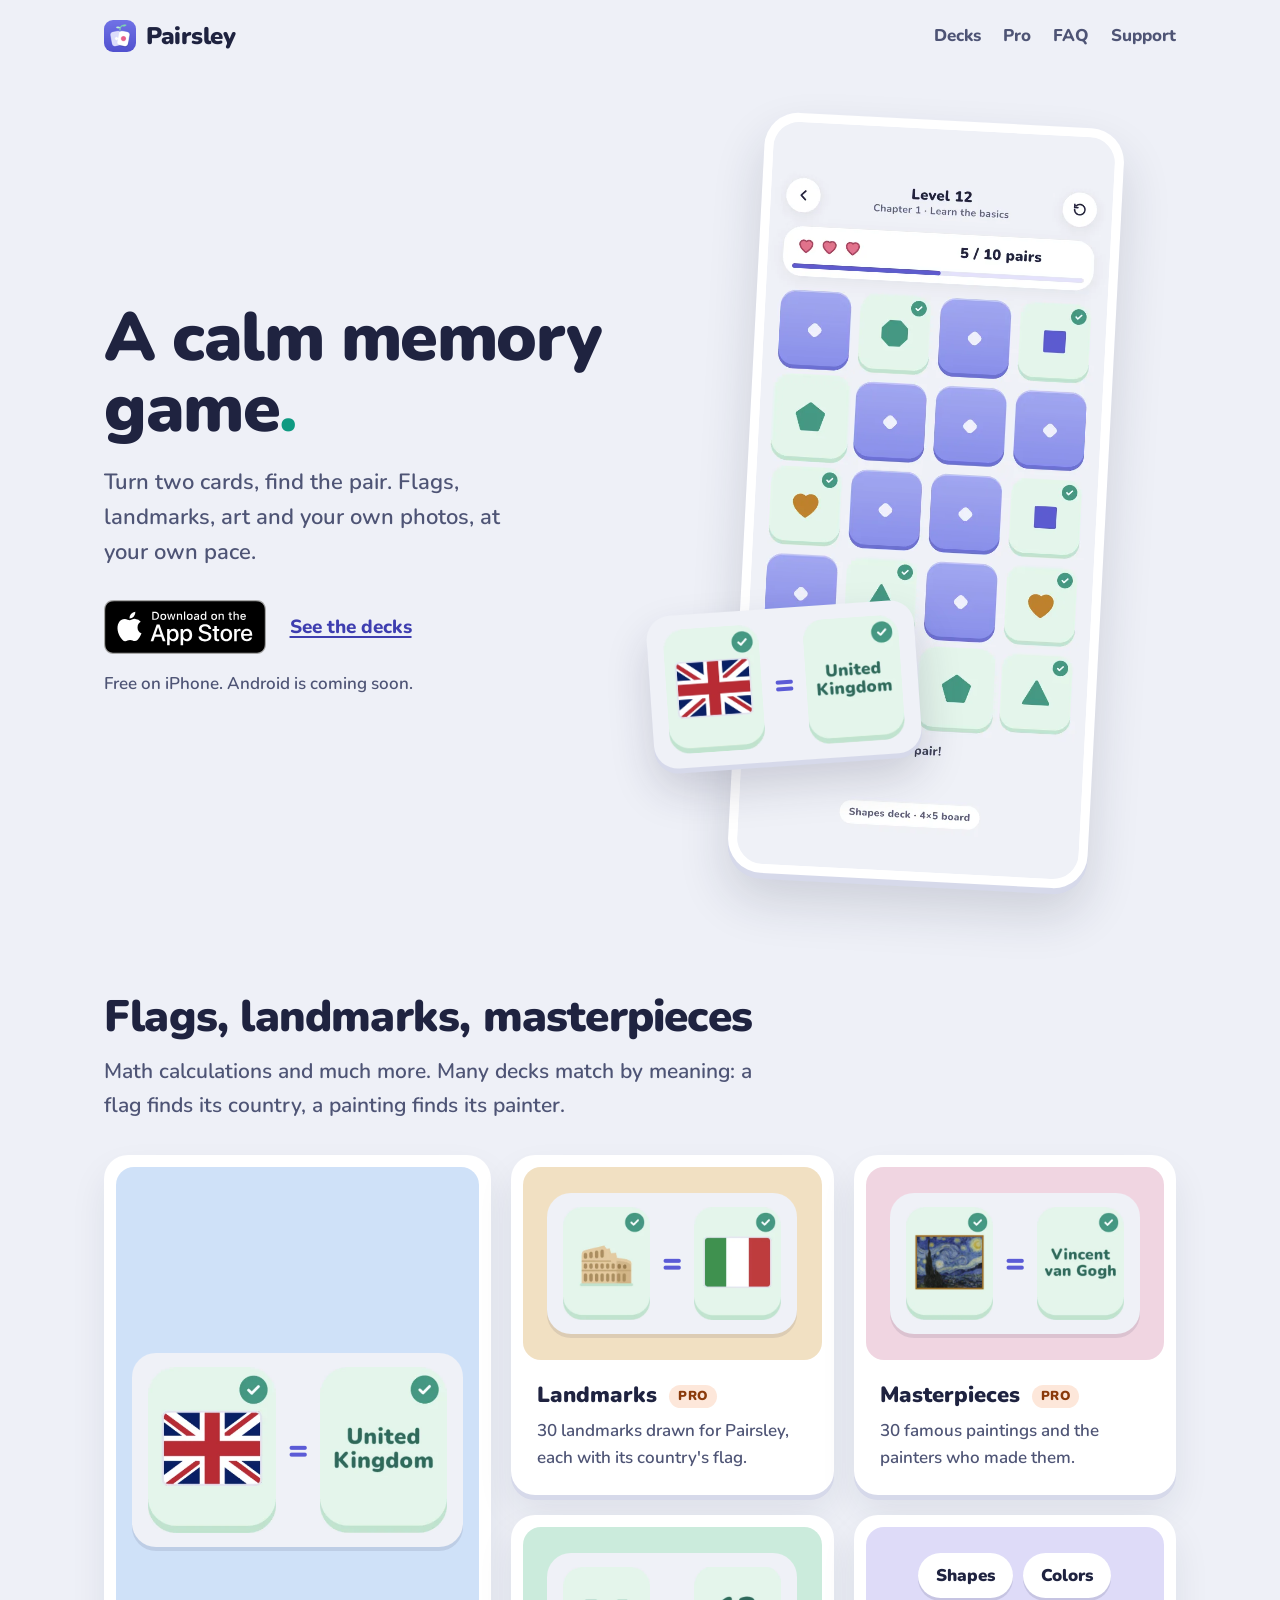
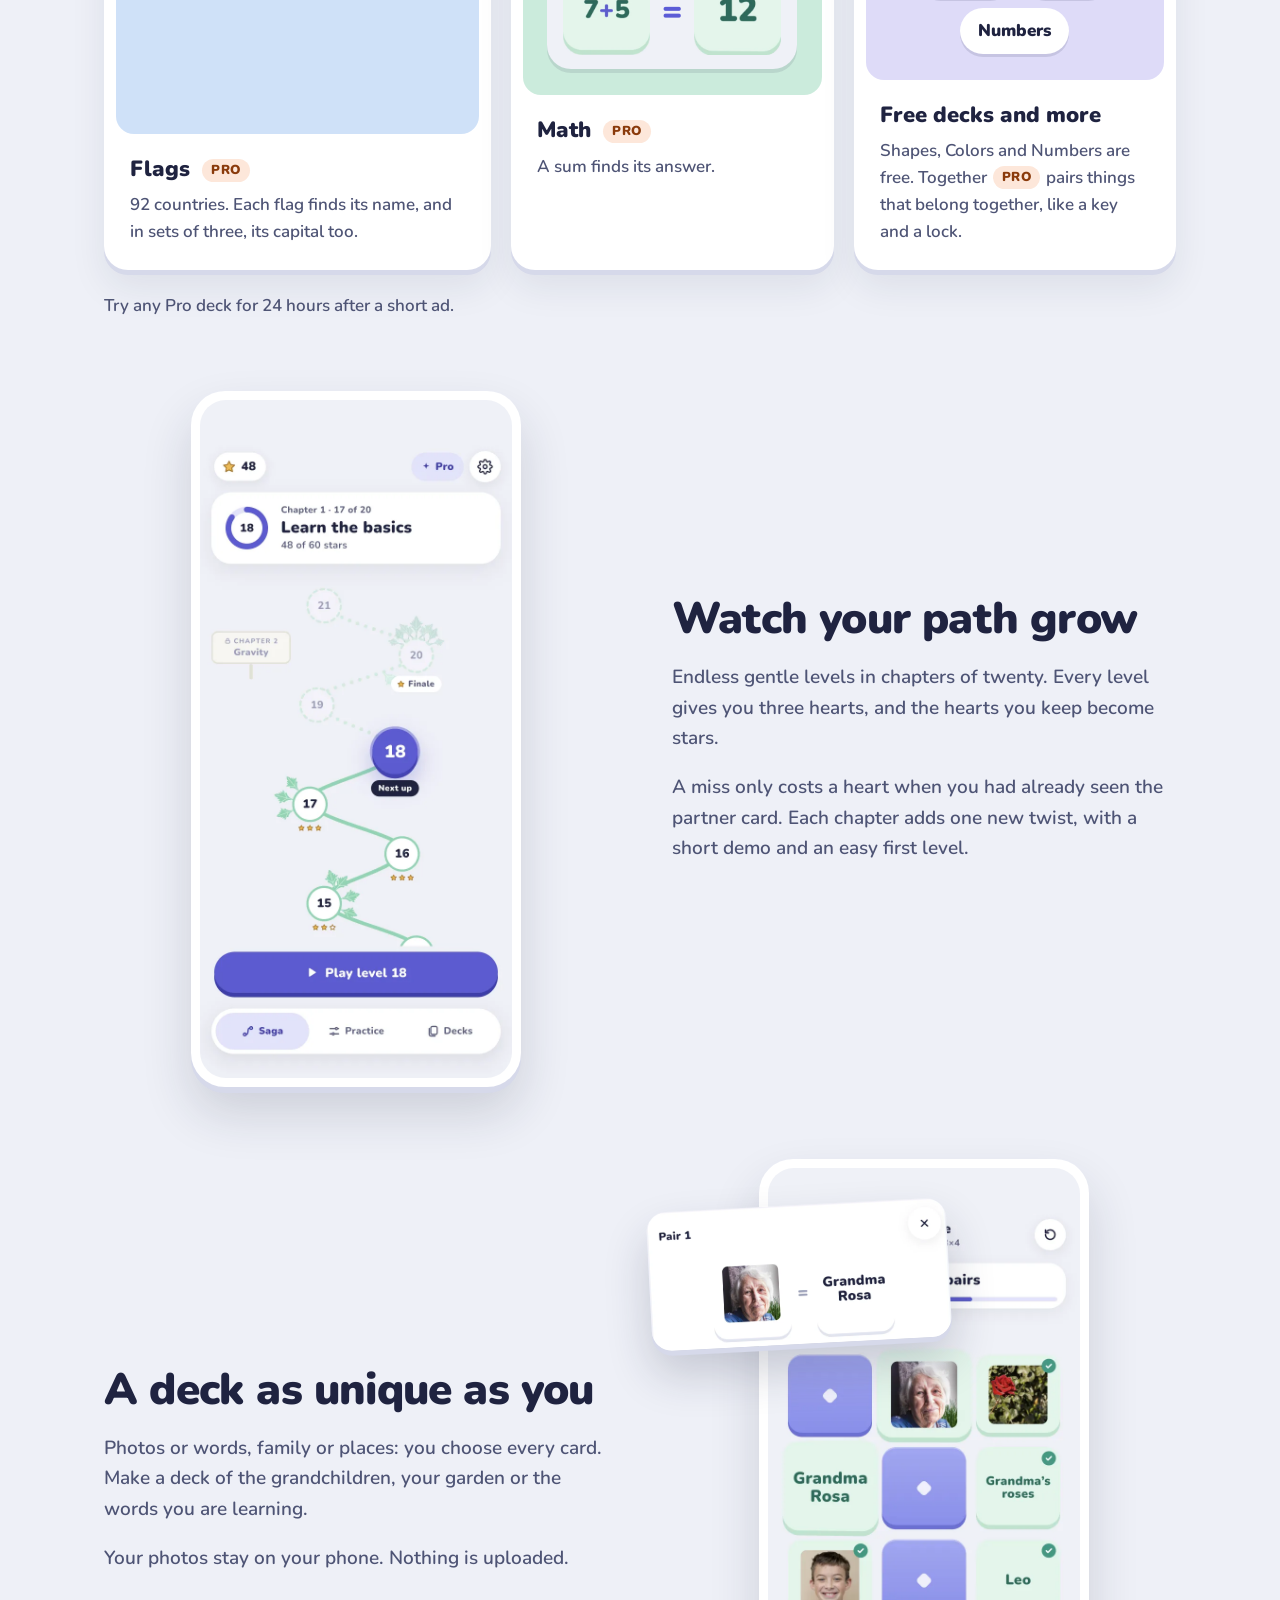
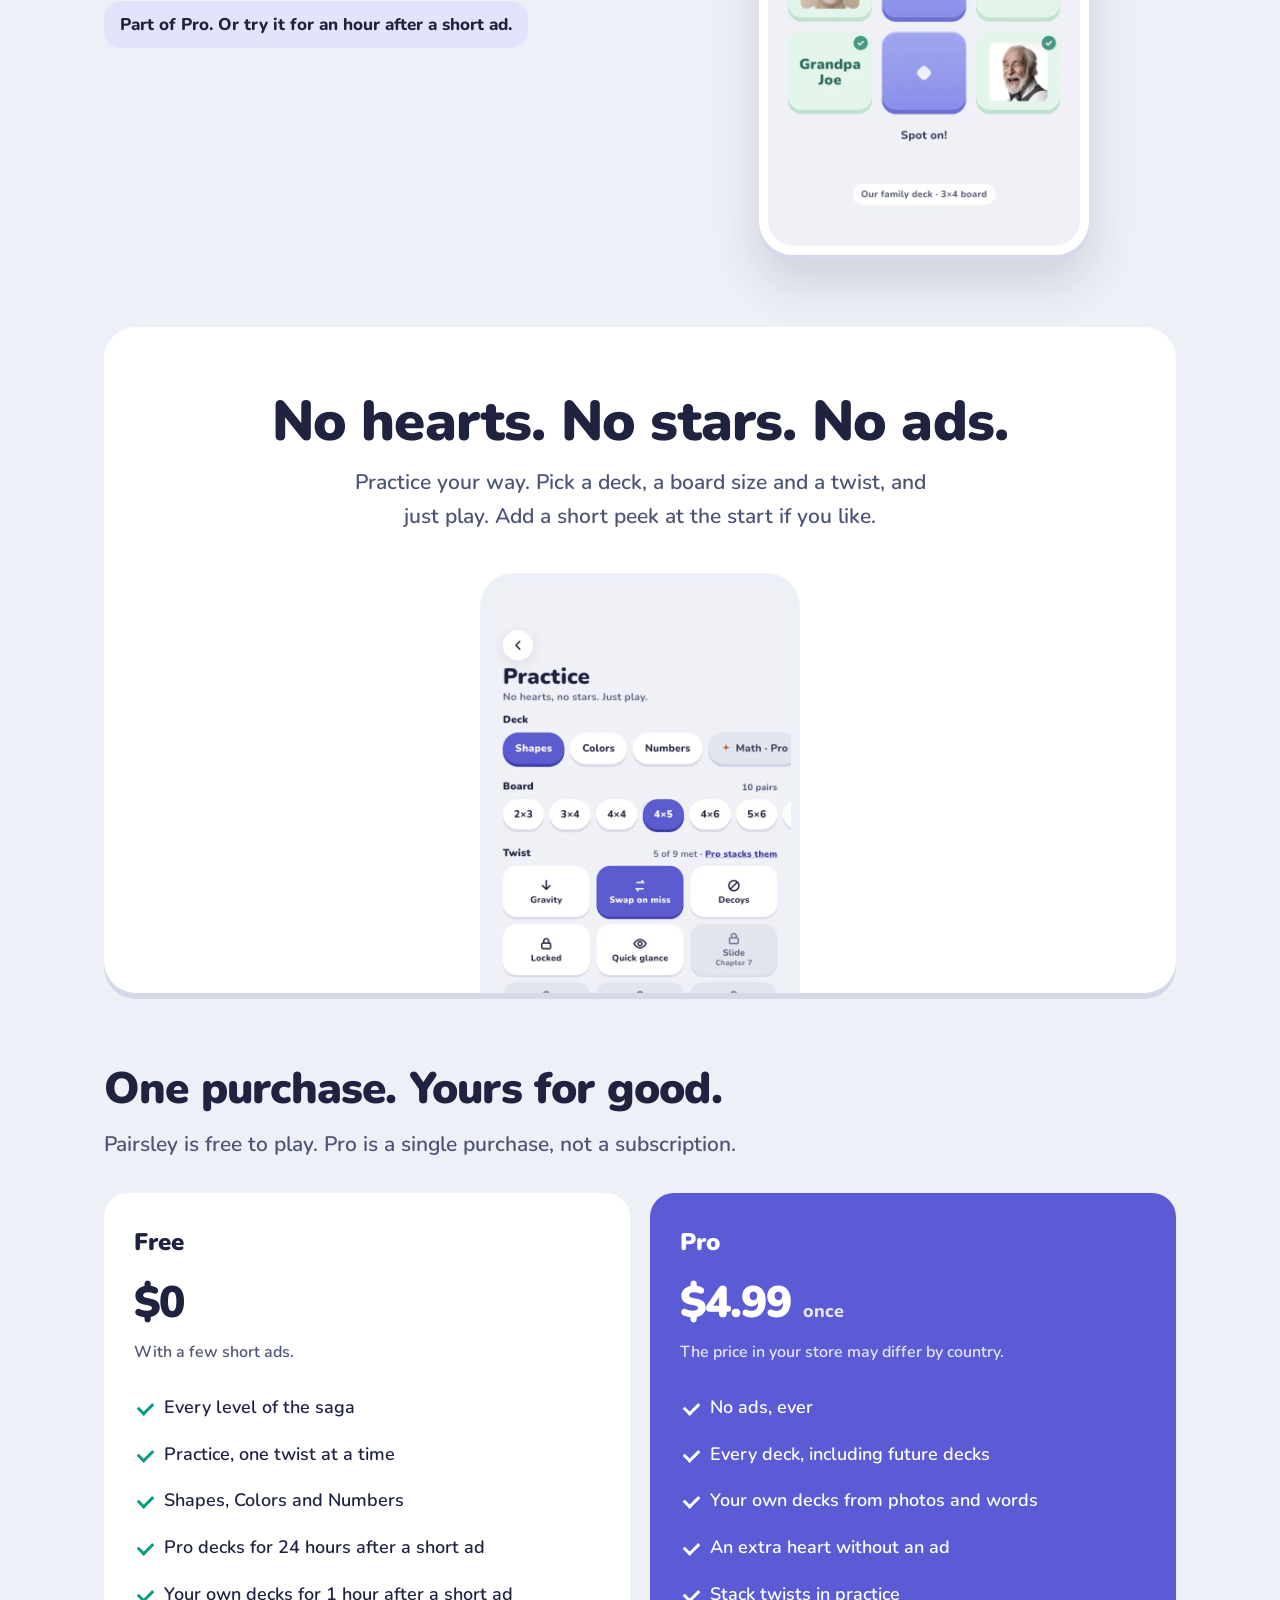
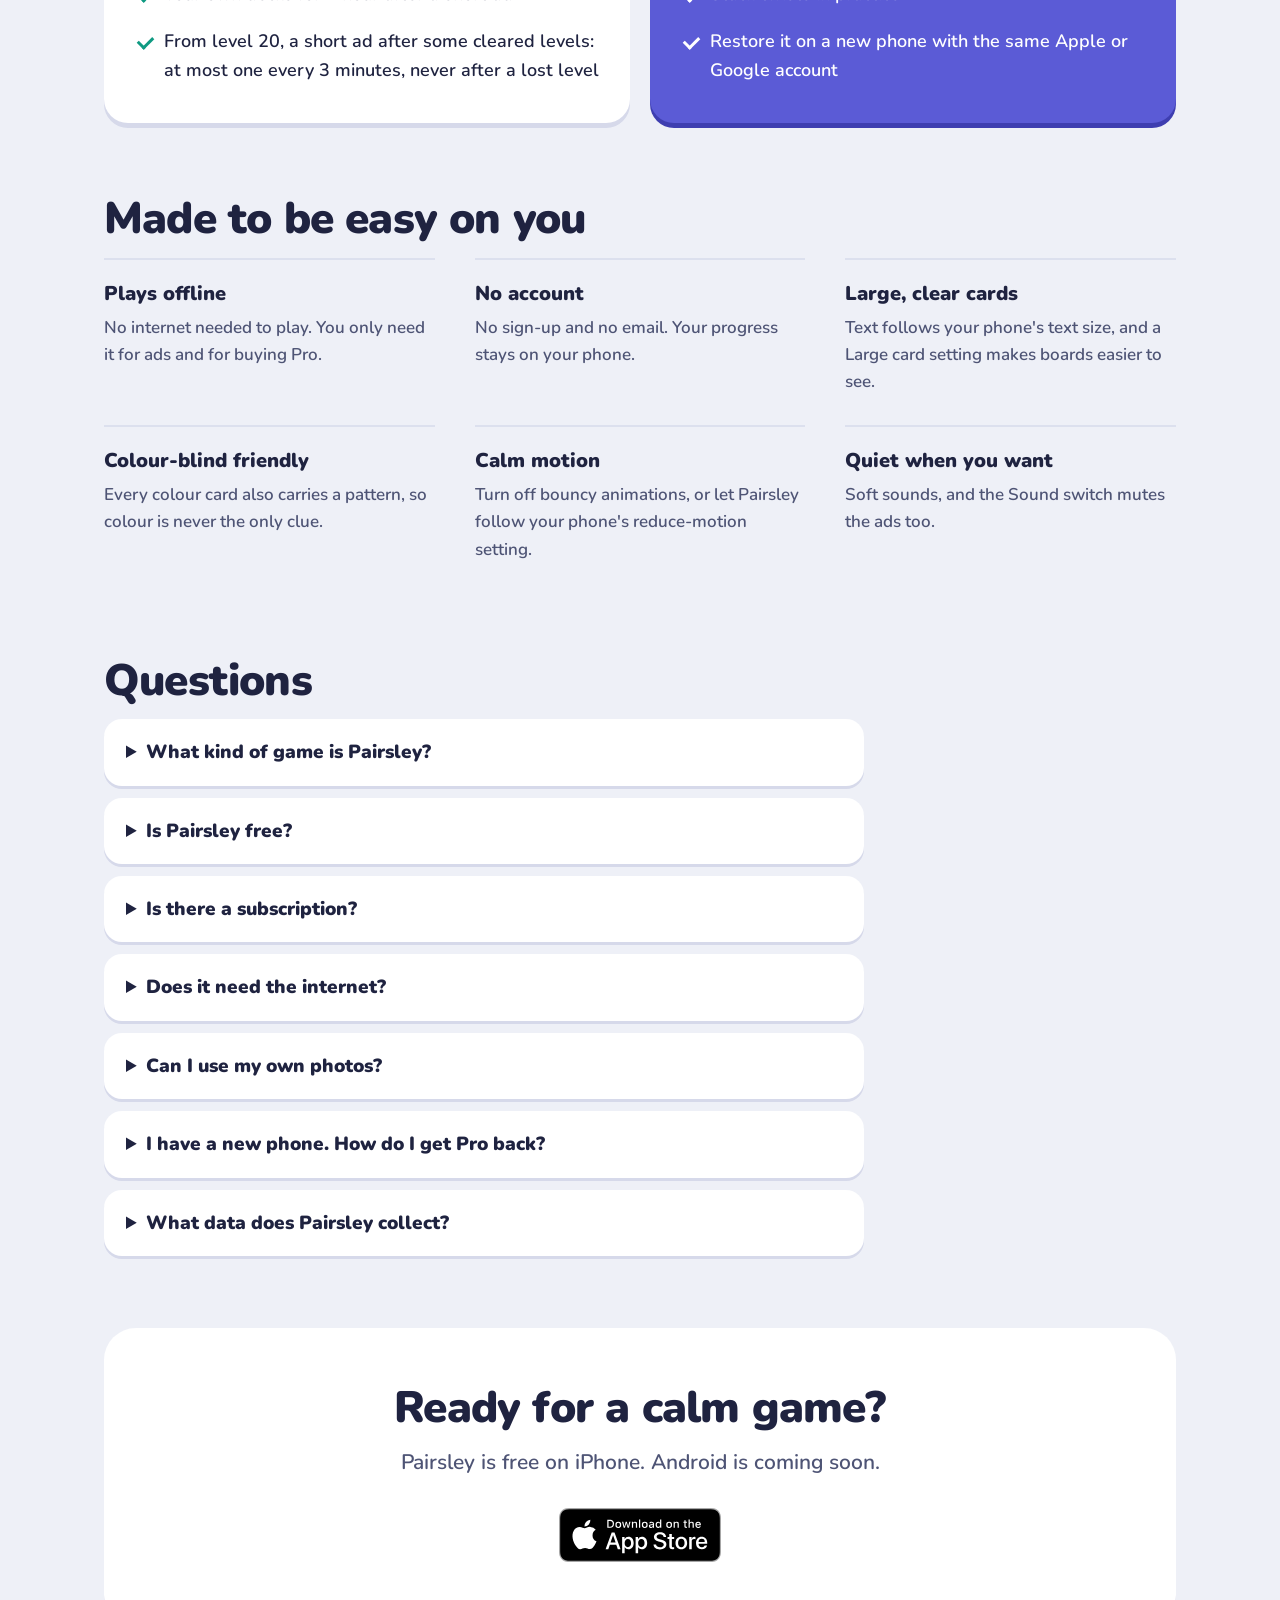
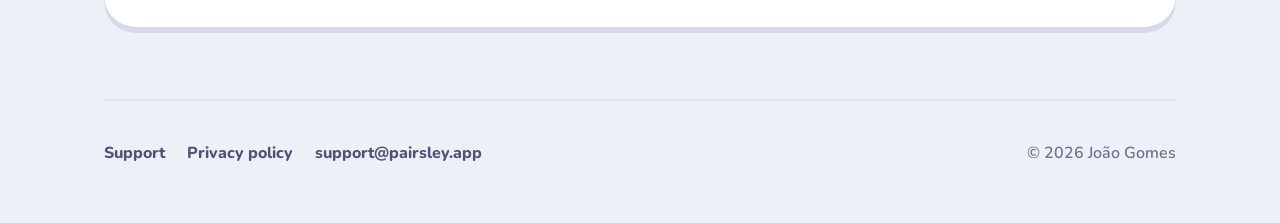
<file: index.html>
<!doctype html>
<html lang="en">
<head>
  <meta charset="utf-8">
  <meta name="viewport" content="width=device-width, initial-scale=1">
  <title>Pairsley: Memory Match | A Calm Memory Game for Adults</title>
  <meta name="description" content="Pairsley is a calm memory matching game for adults. Match card pairs, flags, landmarks and famous paintings. Plays offline, no account, no subscription.">
  <meta name="author" content="João Gomes">
  <meta name="robots" content="index, follow, max-image-preview:large">
  <meta name="theme-color" content="#EEF0F7">
  <meta name="apple-itunes-app" content="app-id=6825919047">
  <link rel="canonical" href="https://pairsley.app/">
  <link rel="icon" type="image/png" sizes="32x32" href="assets/icons/icon-32.png">
  <link rel="icon" type="image/png" sizes="192x192" href="assets/icons/icon-192.png">
  <link rel="apple-touch-icon" href="assets/icons/apple-touch-icon.png">
  <link rel="manifest" href="site.webmanifest">
  <meta property="og:type" content="website">
  <meta property="og:site_name" content="Pairsley">
  <meta property="og:locale" content="en_US">
  <meta property="og:url" content="https://pairsley.app/">
  <meta property="og:title" content="Pairsley: Memory Match | A calm memory game">
  <meta property="og:description" content="Turn two cards, find the pair. Match flags, landmarks, famous paintings and your own photos, at your own pace.">
  <meta property="og:image" content="https://pairsley.app/assets/og.jpg">
  <meta property="og:image:width" content="1024">
  <meta property="og:image:height" content="500">
  <meta property="og:image:alt" content="Pairsley app icon and name next to matched cards: the UK flag with United Kingdom, Starry Night with Vincent van Gogh, and the Colosseum.">
  <meta name="twitter:card" content="summary_large_image">
  <meta name="twitter:title" content="Pairsley: Memory Match | A calm memory game">
  <meta name="twitter:description" content="Turn two cards, find the pair. Match flags, landmarks, famous paintings and your own photos.">
  <meta name="twitter:image" content="https://pairsley.app/assets/og.jpg">
  <meta name="twitter:image:alt" content="Pairsley app icon and name next to matched cards.">
  <link rel="preload" href="assets/fonts/Nunito-Black.ttf" as="font" type="font/ttf" crossorigin>
  <link rel="preload" href="assets/screens/board.webp" as="image" type="image/webp">
  <link rel="stylesheet" href="assets/site.css">
  <script type="application/ld+json">
{
  "@context": "https://schema.org",
  "@graph": [
    {
      "@type": "WebSite",
      "@id": "https://pairsley.app/#website",
      "url": "https://pairsley.app/",
      "name": "Pairsley",
      "inLanguage": "en"
    },
    {
      "@type": "MobileApplication",
      "@id": "https://pairsley.app/#app",
      "name": "Pairsley: Memory Match",
      "alternateName": "Pairsley",
      "description": "A calm memory matching game for adults. Match card pairs, flags, landmarks, famous paintings and your own photos. Plays offline, no account, no subscription.",
      "url": "https://pairsley.app/",
      "applicationCategory": "GameApplication",
      "applicationSubCategory": "Puzzle game",
      "genre": [
        "Puzzle",
        "Memory game",
        "Card matching"
      ],
      "operatingSystem": "iOS",
      "downloadUrl": "https://apps.apple.com/app/pairsley-memory-match/id6825919047",
      "sameAs": [
        "https://apps.apple.com/app/pairsley-memory-match/id6825919047"
      ],
      "inLanguage": "en",
      "isAccessibleForFree": true,
      "image": "https://pairsley.app/assets/icons/icon-512.png",
      "screenshot": [
        "https://pairsley.app/assets/screens/board.webp",
        "https://pairsley.app/assets/screens/map.webp",
        "https://pairsley.app/assets/screens/own-deck.webp",
        "https://pairsley.app/assets/screens/practice.webp"
      ],
      "featureList": [
        "Endless levels in chapters of twenty, with three hearts and up to three stars",
        "Flags, Landmarks, Masterpieces, Math, Together, Shapes, Colors and Numbers decks",
        "Your own decks from photos and words",
        "Practice mode with no hearts, no stars and no ads",
        "Plays offline, no account",
        "Large text support and colour-blind patterns"
      ],
      "offers": [
        {
          "@type": "Offer",
          "name": "Pairsley",
          "price": "0",
          "priceCurrency": "USD"
        },
        {
          "@type": "Offer",
          "name": "Pairsley Pro, one-time purchase",
          "price": "4.99",
          "priceCurrency": "USD"
        }
      ],
      "author": {
        "@type": "Person",
        "name": "João Gomes"
      }
    },
    {
      "@type": "FAQPage",
      "@id": "https://pairsley.app/#faq",
      "mainEntity": [
        {
          "@type": "Question",
          "name": "What kind of game is Pairsley?",
          "acceptedAnswer": {
            "@type": "Answer",
            "text": "Pairsley is a memory matching game, also known as Concentration, Pairs or Memory. You turn over two cards at a time and look for the matching pair. It is made for adults who like a calm puzzle at their own pace."
          }
        },
        {
          "@type": "Question",
          "name": "Is Pairsley free?",
          "acceptedAnswer": {
            "@type": "Answer",
            "text": "Yes. You can play every level for free. Pro is an optional one-time purchase that removes the ads and opens every deck."
          }
        },
        {
          "@type": "Question",
          "name": "Is there a subscription?",
          "acceptedAnswer": {
            "@type": "Answer",
            "text": "No. Pro is a single purchase. You pay once and keep it."
          }
        },
        {
          "@type": "Question",
          "name": "Does it need the internet?",
          "acceptedAnswer": {
            "@type": "Answer",
            "text": "No. You can play offline. A connection is only needed for ads, for buying Pro and for restoring it."
          }
        },
        {
          "@type": "Question",
          "name": "Can I use my own photos?",
          "acceptedAnswer": {
            "@type": "Answer",
            "text": "Yes, with Pro, or for an hour after a short ad. Each pair can be a photo or a few words. Your photos stay on your phone and are never uploaded."
          }
        },
        {
          "@type": "Question",
          "name": "I have a new phone. How do I get Pro back?",
          "acceptedAnswer": {
            "@type": "Answer",
            "text": "Open Settings in Pairsley and tap Restore purchases. Use the same Apple or Google account that bought Pro."
          }
        },
        {
          "@type": "Question",
          "name": "What data does Pairsley collect?",
          "acceptedAnswer": {
            "@type": "Answer",
            "text": "There is no account. If you agree, the free version shows ads that may use your phone's advertising ID. The privacy policy has the details."
          }
        }
      ]
    }
  ]
}
  </script>
</head>
<body>
<main>
  <header class="brand">
    <a class="wordmark" href="./"><img src="assets/icons/icon-48.png" width="32" height="32" alt="">Pairsley</a>
    <nav aria-label="Main">
      <a class="wide" href="#decks">Decks</a>
      <a href="#pro">Pro</a>
      <a class="wide" href="#faq">FAQ</a>
      <a href="support/">Support</a>
    </nav>
  </header>

  <div class="hero">
    <div>
      <h1>A calm memory game<span class="leaf">.</span></h1>
      <p class="lead">Turn two cards, find the pair. Flags, landmarks, art and your own photos, at your own pace.</p>
      <div class="actions">
        <a class="store-badge" href="https://apps.apple.com/app/pairsley-memory-match/id6825919047"><img src="assets/badges/app-store.svg" width="162" height="54" alt="Download on the App Store"></a>
        <a href="#decks">See the decks</a>
      </div>
      <p class="platforms">Free on iPhone. Android is coming soon.</p>
    </div>
    <div class="hero-art">
      <div class="phone"><img src="assets/screens/board.webp" width="660" height="1434" alt="A Pairsley board in play: some pairs of shapes are found, the rest of the cards are face down." fetchpriority="high"></div>
      <div class="pair" aria-hidden="true"><img src="assets/cards/flag-uk.webp" width="240" height="312" alt=""><span class="eq">=</span><img src="assets/cards/name-uk.webp" width="240" height="312" alt=""></div>
    </div>
  </div>

  <section id="decks">
    <h2>Flags, landmarks, masterpieces</h2>
    <p class="section-lead">Math calculations and much more. Many decks match by meaning: a flag finds its country, a painting finds its painter.</p>
    <div class="decks">
      <div class="deck deck-flags">
        <div class="stage"><div class="pair"><img src="assets/cards/flag-uk.webp" width="240" height="312" alt="The flag of the United Kingdom"><span class="eq" aria-label="matches">=</span><img src="assets/cards/name-uk.webp" width="240" height="312" alt="The words United Kingdom"></div></div>
        <div class="info">
          <h3>Flags <span class="tag">PRO</span></h3>
          <p>92 countries. Each flag finds its name, and in sets of three, its capital too.</p>
        </div>
      </div>
      <div class="deck deck-landmarks">
        <div class="stage"><div class="pair"><img src="assets/cards/colosseum.webp" width="240" height="312" alt="The Colosseum"><span class="eq" aria-label="matches">=</span><img src="assets/cards/flag-italy.webp" width="240" height="312" alt="The flag of Italy"></div></div>
        <div class="info">
          <h3>Landmarks <span class="tag">PRO</span></h3>
          <p>30 landmarks drawn for Pairsley, each with its country's flag.</p>
        </div>
      </div>
      <div class="deck deck-art">
        <div class="stage"><div class="pair"><img src="assets/cards/starry.webp" width="240" height="312" alt="The Starry Night"><span class="eq" aria-label="matches">=</span><img src="assets/cards/vangogh.webp" width="240" height="312" alt="The words Vincent van Gogh"></div></div>
        <div class="info">
          <h3>Masterpieces <span class="tag">PRO</span></h3>
          <p>30 famous paintings and the painters who made them.</p>
        </div>
      </div>
      <div class="deck deck-math">
        <div class="stage"><div class="pair"><img class="sq" src="assets/cards/sum75.webp" width="240" height="242" alt="The sum 7 plus 5"><span class="eq" aria-label="matches">=</span><img class="sq" src="assets/cards/n12.webp" width="240" height="242" alt="The number 12"></div></div>
        <div class="info">
          <h3>Math <span class="tag">PRO</span></h3>
          <p>A sum finds its answer.</p>
        </div>
      </div>
      <div class="deck deck-more">
        <div class="stage"><ul aria-label="Free decks"><li>Shapes</li><li>Colors</li><li>Numbers</li></ul></div>
        <div class="info">
          <h3>Free decks and more</h3>
          <p>Shapes, Colors and Numbers are free. Together <span class="tag">PRO</span> pairs things that belong together, like a key and a lock.</p>
        </div>
      </div>
    </div>
    <p class="deck-note">Try any Pro deck for 24 hours after a short ad.</p>
  </section>

  <section>
    <div class="split">
      <div class="art"><div class="phone"><img src="assets/screens/map.webp" width="660" height="1434" alt="The level map: a parsley stem climbs past cleared levels with their stars to the next level." loading="lazy"></div></div>
      <div class="copy-col">
        <h2>Watch your path grow</h2>
        <p>Endless gentle levels in chapters of twenty. Every level gives you three hearts, and the hearts you keep become stars.</p>
        <p>A miss only costs a heart when you had already seen the partner card. Each chapter adds one new twist, with a short demo and an easy first level.</p>
      </div>
    </div>
  </section>

  <section>
    <div class="split flip">
      <div class="copy-col">
        <h2>A deck as unique as you</h2>
        <p>Photos or words, family or places: you choose every card. Make a deck of the grandchildren, your garden or the words you are learning.</p>
        <p>Your photos stay on your phone. Nothing is uploaded.</p>
        <span class="note">Part of Pro. Or try it for an hour after a short ad.</span>
      </div>
      <div class="art">
        <div class="phone"><img src="assets/screens/own-deck.webp" width="660" height="1434" alt="A board of an own deck called Our family, with photos of family members matched to their names." loading="lazy"></div>
        <img class="editor-card" src="assets/cards/own-deck-pair.webp" width="760" height="352" alt="The deck editor: a photo of Grandma Rosa paired with her name." loading="lazy">
      </div>
    </div>
  </section>

  <div class="band">
    <h2>No hearts. No stars. No ads.</h2>
    <p>Practice your way. Pick a deck, a board size and a twist, and just play. Add a short peek at the start if you like.</p>
    <div class="band-wrap"><div class="phone"><img src="assets/screens/practice.webp" width="660" height="1434" alt="The practice setup: choose a deck, a board size and a twist." loading="lazy"></div></div>
  </div>

  <section id="pro">
    <h2>One purchase. Yours for good.</h2>
    <p class="section-lead">Pairsley is free to play. Pro is a single purchase, not a subscription.</p>
    <div class="plans">
      <div class="plan">
        <h3>Free</h3>
        <p class="price">$0</p>
        <p class="fine">With a few short ads.</p>
        <ul>
          <li>Every level of the saga</li>
          <li>Practice, one twist at a time</li>
          <li>Shapes, Colors and Numbers</li>
          <li>Pro decks for 24 hours after a short ad</li>
          <li>Your own decks for 1 hour after a short ad</li>
          <li>From level 20, a short ad after some cleared levels: at most one every 3 minutes, never after a lost level</li>
        </ul>
      </div>
      <div class="plan plan-pro">
        <h3>Pro</h3>
        <p class="price">$4.99 <small>once</small></p>
        <p class="fine">The price in your store may differ by country.</p>
        <ul>
          <li>No ads, ever</li>
          <li>Every deck, including future decks</li>
          <li>Your own decks from photos and words</li>
          <li>An extra heart without an ad</li>
          <li>Stack twists in practice</li>
          <li>Restore it on a new phone with the same Apple or Google account</li>
        </ul>
      </div>
    </div>
  </section>

  <section>
    <h2>Made to be easy on you</h2>
    <div class="facts">
      <div class="fact"><h3>Plays offline</h3><p>No internet needed to play. You only need it for ads and for buying Pro.</p></div>
      <div class="fact"><h3>No account</h3><p>No sign-up and no email. Your progress stays on your phone.</p></div>
      <div class="fact"><h3>Large, clear cards</h3><p>Text follows your phone's text size, and a Large card setting makes boards easier to see.</p></div>
      <div class="fact"><h3>Colour-blind friendly</h3><p>Every colour card also carries a pattern, so colour is never the only clue.</p></div>
      <div class="fact"><h3>Calm motion</h3><p>Turn off bouncy animations, or let Pairsley follow your phone's reduce-motion setting.</p></div>
      <div class="fact"><h3>Quiet when you want</h3><p>Soft sounds, and the Sound switch mutes the ads too.</p></div>
    </div>
  </section>

  <section id="faq" class="faq">
    <h2>Questions</h2>
    <details>
      <summary>What kind of game is Pairsley?</summary>
      <p>Pairsley is a memory matching game, also known as Concentration, Pairs or Memory. You turn over two cards at a time and look for the matching pair. It is made for adults who like a calm puzzle at their own pace.</p>
    </details>
    <details>
      <summary>Is Pairsley free?</summary>
      <p>Yes. You can play every level for free. Pro is an optional one-time purchase that removes the ads and opens every deck.</p>
    </details>
    <details>
      <summary>Is there a subscription?</summary>
      <p>No. Pro is a single purchase. You pay once and keep it.</p>
    </details>
    <details>
      <summary>Does it need the internet?</summary>
      <p>No. You can play offline. A connection is only needed for ads, for buying Pro and for restoring it.</p>
    </details>
    <details>
      <summary>Can I use my own photos?</summary>
      <p>Yes, with Pro, or for an hour after a short ad. Each pair can be a photo or a few words. Your photos stay on your phone and are never uploaded.</p>
    </details>
    <details>
      <summary>I have a new phone. How do I get Pro back?</summary>
      <p>Open Settings in Pairsley and tap Restore purchases. Use the same Apple or Google account that bought Pro.</p>
    </details>
    <details>
      <summary>What data does Pairsley collect?</summary>
      <p>There is no account. If you agree, the free version shows ads that may use your phone's advertising ID. The <a href="privacy/">privacy policy</a> has the details.</p>
    </details>
  </section>

  <div class="get">
    <h2>Ready for a calm game?</h2>
    <p>Pairsley is free on iPhone. Android is coming soon.</p>
    <a class="store-badge" href="https://apps.apple.com/app/pairsley-memory-match/id6825919047"><img src="assets/badges/app-store.svg" width="162" height="54" alt="Download on the App Store" loading="lazy"></a>
  </div>

  <footer>
    <a href="support/">Support</a>
    <a href="privacy/">Privacy policy</a>
    <a href="mailto:support@pairsley.app">support@pairsley.app</a>
    <span class="copy">© 2026 João Gomes</span>
  </footer>
</main>
</body>
</html>
</file>
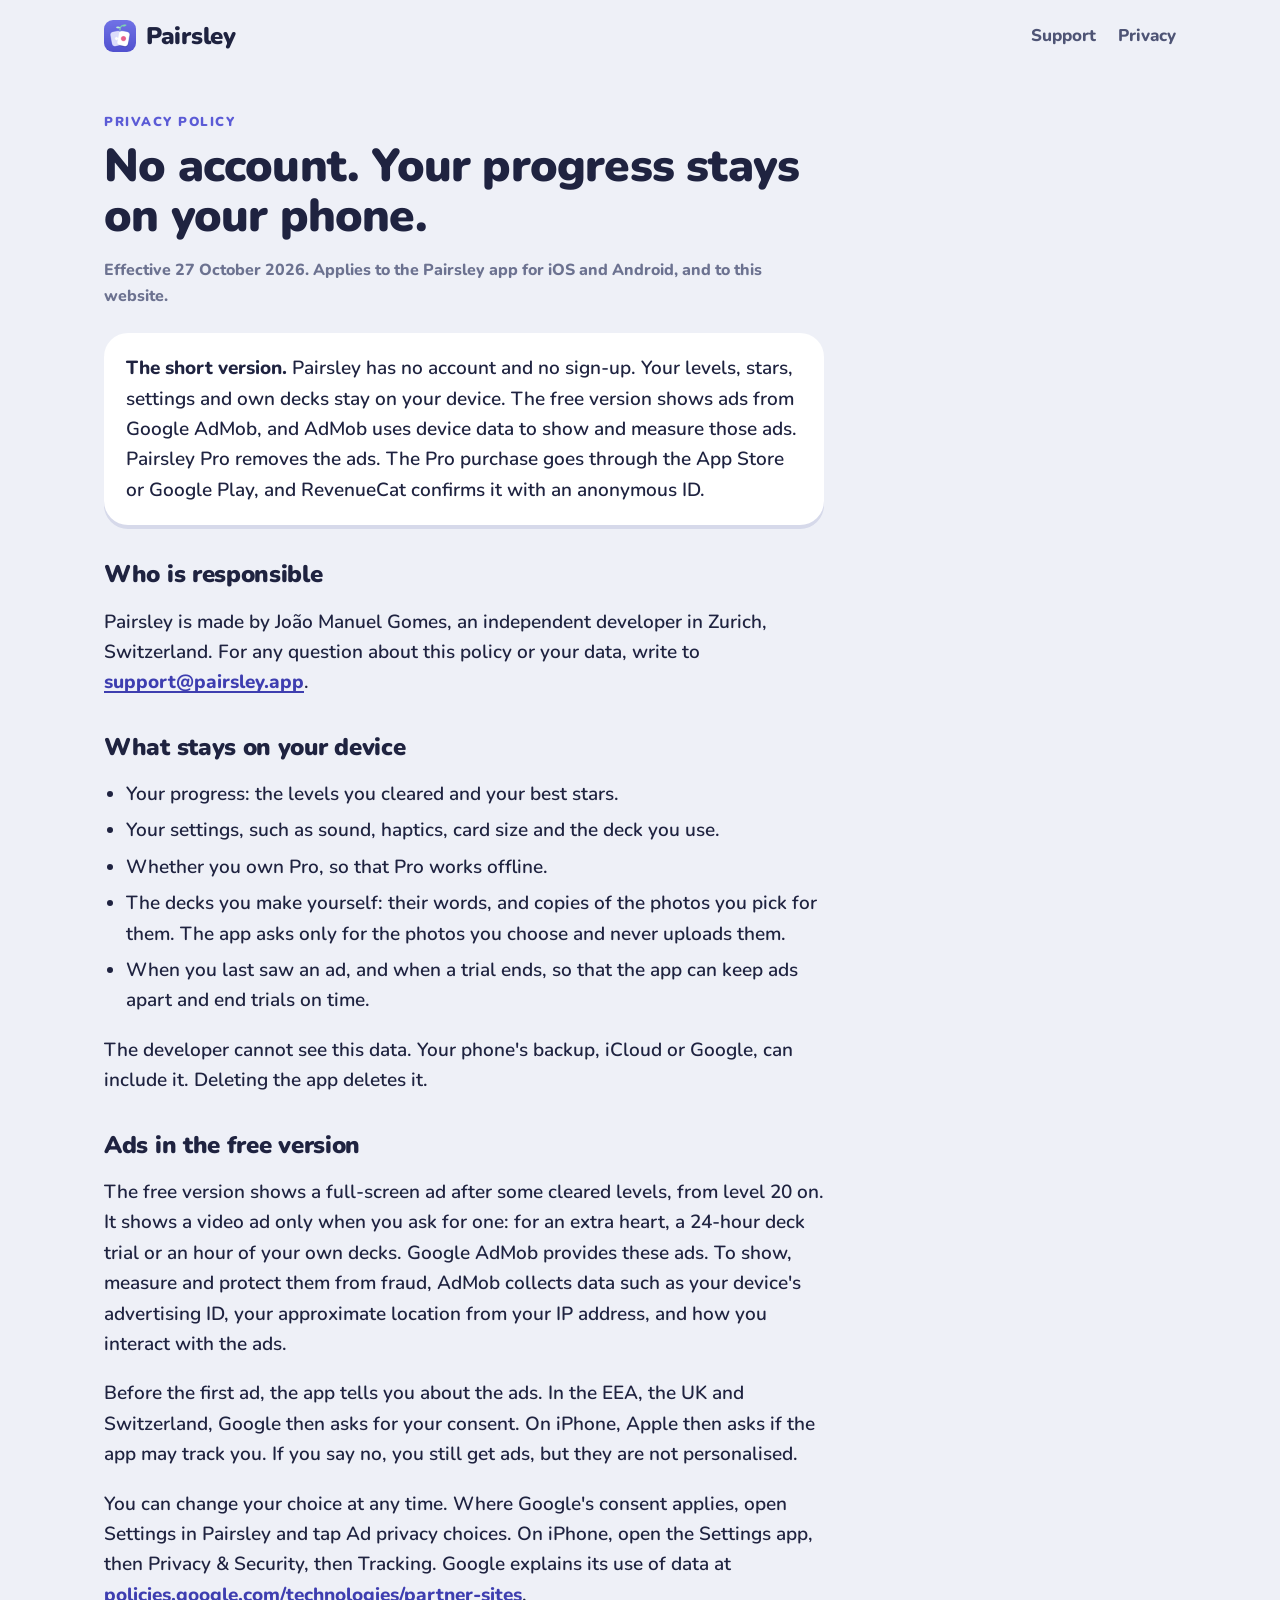
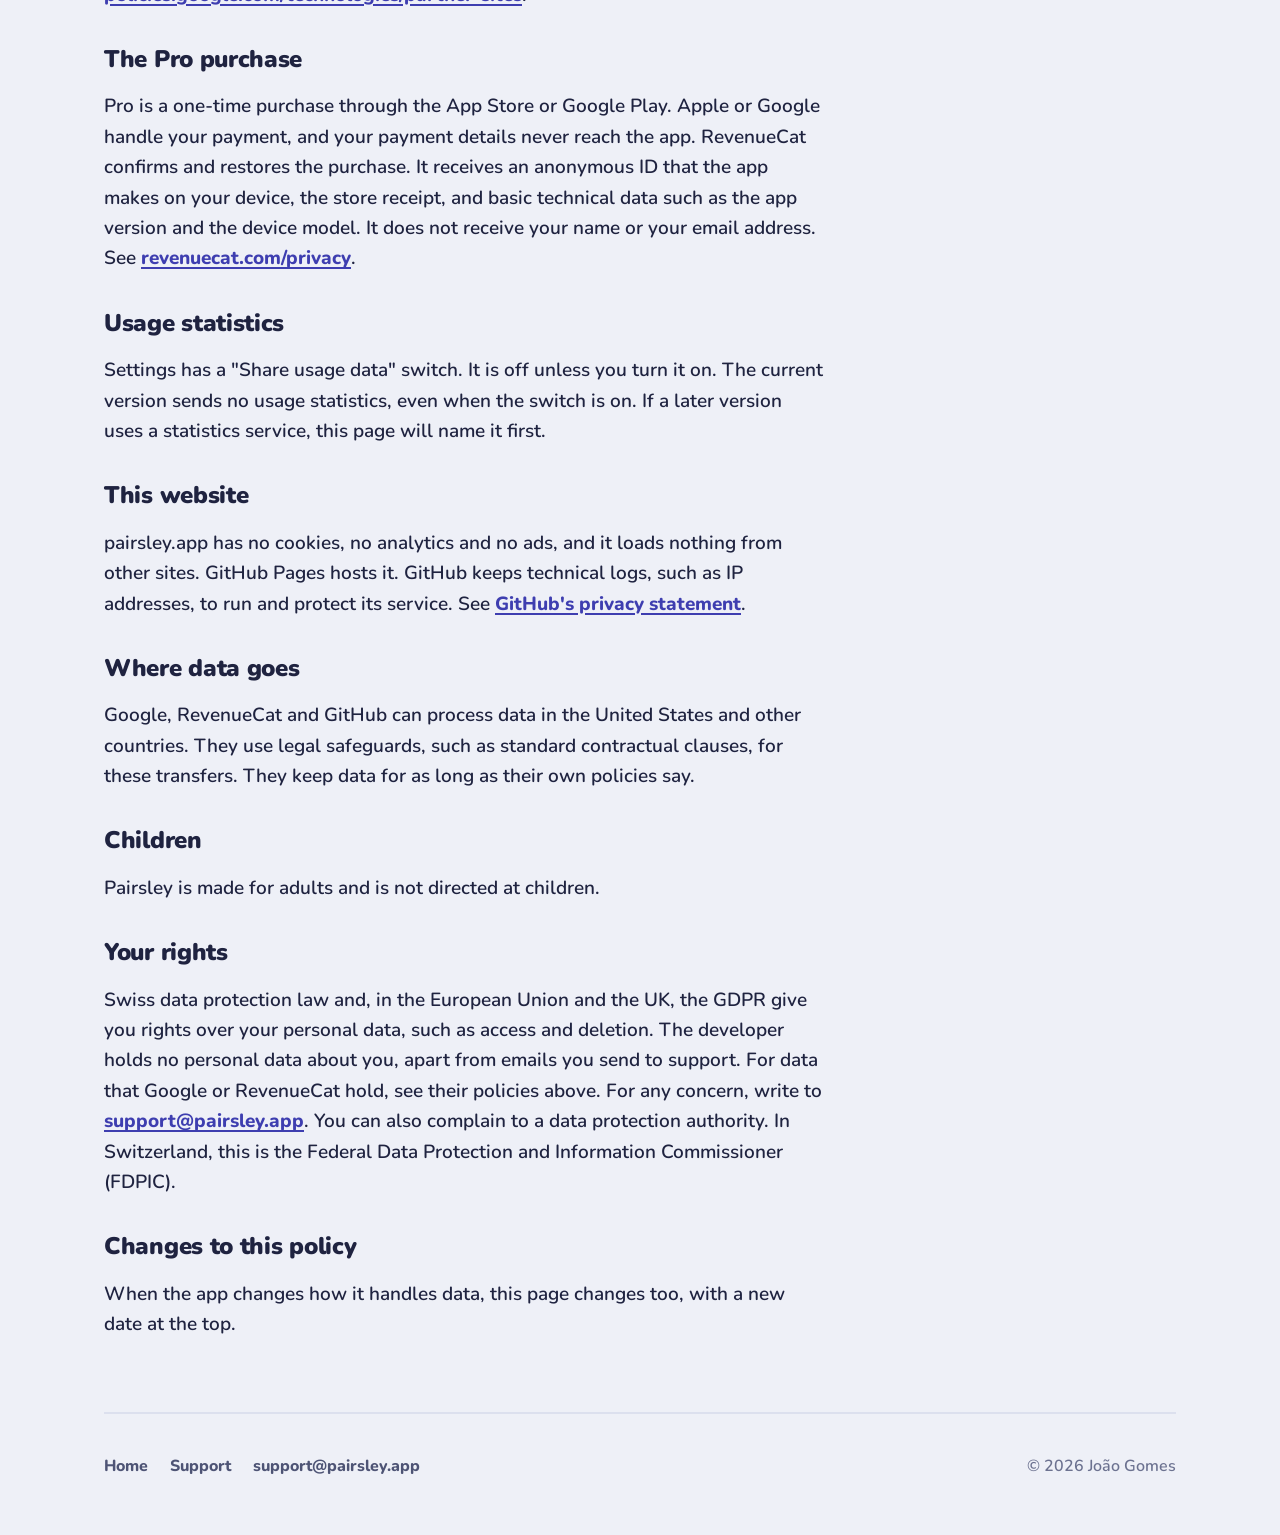
<file: privacy/index.html>
<!doctype html>
<html lang="en">
<head>
  <meta charset="utf-8">
  <meta name="viewport" content="width=device-width, initial-scale=1">
  <title>Privacy policy | Pairsley</title>
  <meta name="description" content="How the Pairsley memory game handles your data. No account, progress stays on your phone, ads in the free version.">
  <meta name="author" content="João Gomes">
  <meta name="theme-color" content="#EEF0F7">
  <link rel="icon" type="image/png" sizes="32x32" href="../assets/icons/icon-32.png">
  <link rel="apple-touch-icon" href="../assets/icons/apple-touch-icon.png">
  <link rel="canonical" href="https://pairsley.app/privacy/">
  <link rel="manifest" href="../site.webmanifest">
  <meta property="og:type" content="website">
  <meta property="og:site_name" content="Pairsley">
  <meta property="og:url" content="https://pairsley.app/privacy/">
  <meta property="og:title" content="Privacy policy | Pairsley">
  <meta property="og:description" content="How the Pairsley memory game handles your data. No account, progress stays on your phone, ads in the free version.">
  <meta property="og:image" content="https://pairsley.app/assets/og.jpg">
  <meta name="twitter:card" content="summary_large_image">
  <link rel="stylesheet" href="../assets/site.css">
</head>
<body>
<main>
  <header class="brand">
    <a class="wordmark" href="../"><img src="../assets/icons/icon-48.png" width="32" height="32" alt="">Pairsley</a>
    <nav>
      <a href="../support/">Support</a>
      <a href="../privacy/">Privacy</a>
    </nav>
  </header>

  <div class="prose">
    <p class="eyebrow">Privacy policy</p>
    <h1>No account. Your progress stays on your phone.</h1>
    <p class="meta">Effective 27 October 2026. Applies to the Pairsley app for iOS and Android, and to this website.</p>

    <div class="card">
      <p><strong>The short version.</strong> Pairsley has no account and no sign-up. Your levels, stars, settings and own decks stay on your device. The free version shows ads from Google AdMob, and AdMob uses device data to show and measure those ads. Pairsley Pro removes the ads. The Pro purchase goes through the App Store or Google Play, and RevenueCat confirms it with an anonymous ID.</p>
    </div>

    <h2>Who is responsible</h2>
    <p>Pairsley is made by João Manuel Gomes, an independent developer in Zurich, Switzerland. For any question about this policy or your data, write to <a href="mailto:support@pairsley.app">support@pairsley.app</a>.</p>

    <h2>What stays on your device</h2>
    <ul>
      <li>Your progress: the levels you cleared and your best stars.</li>
      <li>Your settings, such as sound, haptics, card size and the deck you use.</li>
      <li>Whether you own Pro, so that Pro works offline.</li>
      <li>The decks you make yourself: their words, and copies of the photos you pick for them. The app asks only for the photos you choose and never uploads them.</li>
      <li>When you last saw an ad, and when a trial ends, so that the app can keep ads apart and end trials on time.</li>
    </ul>
    <p>The developer cannot see this data. Your phone's backup, iCloud or Google, can include it. Deleting the app deletes it.</p>

    <h2>Ads in the free version</h2>
    <p>The free version shows a full-screen ad after some cleared levels, from level 20 on. It shows a video ad only when you ask for one: for an extra heart, a 24-hour deck trial or an hour of your own decks. Google AdMob provides these ads. To show, measure and protect them from fraud, AdMob collects data such as your device's advertising ID, your approximate location from your IP address, and how you interact with the ads.</p>
    <p>Before the first ad, the app tells you about the ads. In the EEA, the UK and Switzerland, Google then asks for your consent. On iPhone, Apple then asks if the app may track you. If you say no, you still get ads, but they are not personalised.</p>
    <p>You can change your choice at any time. Where Google's consent applies, open Settings in Pairsley and tap Ad privacy choices. On iPhone, open the Settings app, then Privacy &amp; Security, then Tracking. Google explains its use of data at <a href="https://policies.google.com/technologies/partner-sites" rel="noopener">policies.google.com/technologies/partner-sites</a>.</p>

    <h2>The Pro purchase</h2>
    <p>Pro is a one-time purchase through the App Store or Google Play. Apple or Google handle your payment, and your payment details never reach the app. RevenueCat confirms and restores the purchase. It receives an anonymous ID that the app makes on your device, the store receipt, and basic technical data such as the app version and the device model. It does not receive your name or your email address. See <a href="https://www.revenuecat.com/privacy" rel="noopener">revenuecat.com/privacy</a>.</p>

    <h2>Usage statistics</h2>
    <p>Settings has a "Share usage data" switch. It is off unless you turn it on. The current version sends no usage statistics, even when the switch is on. If a later version uses a statistics service, this page will name it first.</p>

    <h2>This website</h2>
    <p>pairsley.app has no cookies, no analytics and no ads, and it loads nothing from other sites. GitHub Pages hosts it. GitHub keeps technical logs, such as IP addresses, to run and protect its service. See <a href="https://docs.github.com/en/site-policy/privacy-policies/github-general-privacy-statement" rel="noopener">GitHub's privacy statement</a>.</p>

    <h2>Where data goes</h2>
    <p>Google, RevenueCat and GitHub can process data in the United States and other countries. They use legal safeguards, such as standard contractual clauses, for these transfers. They keep data for as long as their own policies say.</p>

    <h2>Children</h2>
    <p>Pairsley is made for adults and is not directed at children.</p>

    <h2>Your rights</h2>
    <p>Swiss data protection law and, in the European Union and the UK, the GDPR give you rights over your personal data, such as access and deletion. The developer holds no personal data about you, apart from emails you send to support. For data that Google or RevenueCat hold, see their policies above. For any concern, write to <a href="mailto:support@pairsley.app">support@pairsley.app</a>. You can also complain to a data protection authority. In Switzerland, this is the Federal Data Protection and Information Commissioner (FDPIC).</p>

    <h2>Changes to this policy</h2>
    <p>When the app changes how it handles data, this page changes too, with a new date at the top.</p>
  </div>

  <footer>
    <a href="../">Home</a>
    <a href="../support/">Support</a>
    <a href="mailto:support@pairsley.app">support@pairsley.app</a>
    <span class="copy">© 2026 João Gomes</span>
  </footer>
</main>
</body>
</html>
</file>
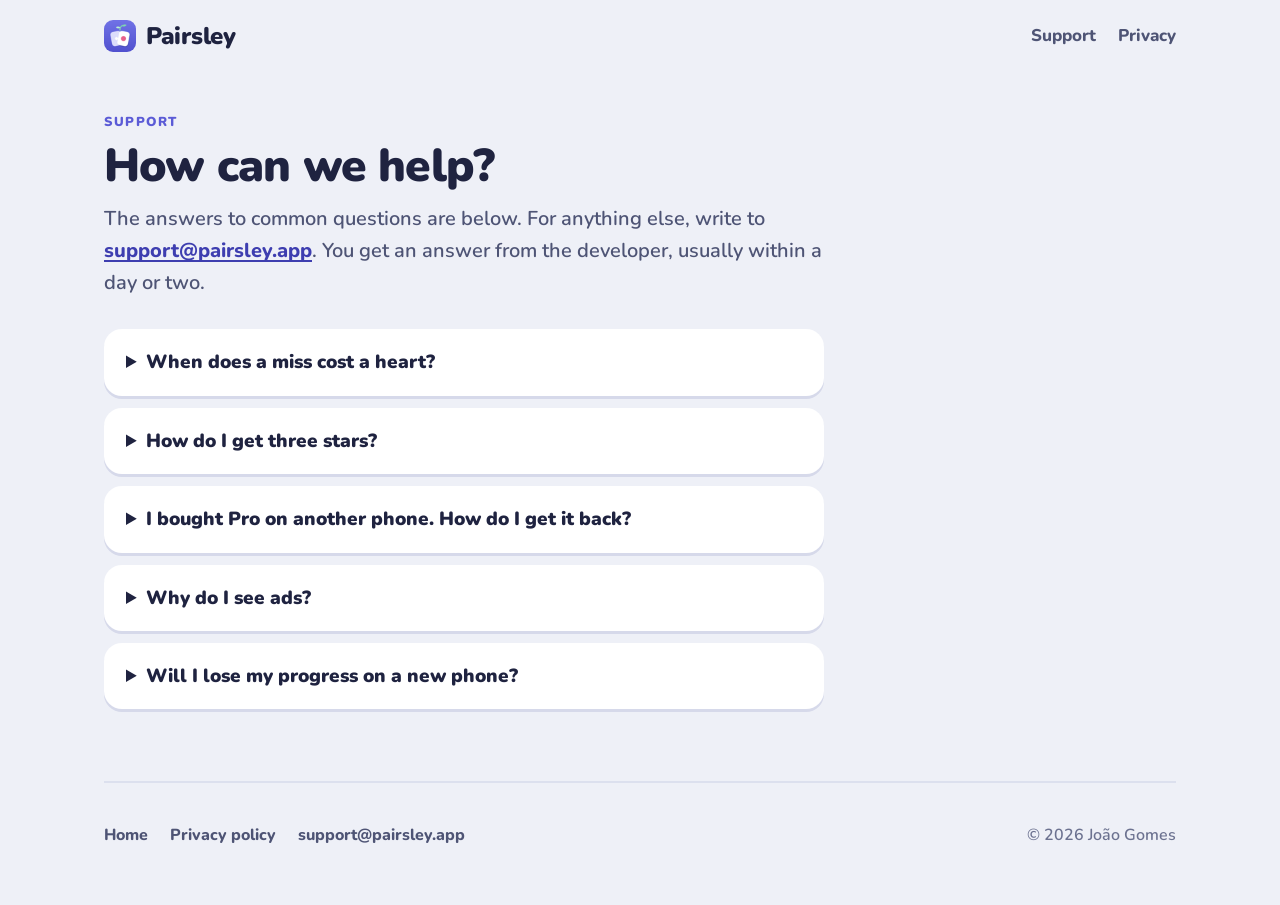
<file: support/index.html>
<!doctype html>
<html lang="en">
<head>
  <meta charset="utf-8">
  <meta name="viewport" content="width=device-width, initial-scale=1">
  <title>Support | Pairsley</title>
  <meta name="description" content="Help with the Pairsley memory game: hearts and stars, restoring Pro, ads and saved progress.">
  <meta name="author" content="João Gomes">
  <meta name="theme-color" content="#EEF0F7">
  <link rel="icon" type="image/png" sizes="32x32" href="../assets/icons/icon-32.png">
  <link rel="apple-touch-icon" href="../assets/icons/apple-touch-icon.png">
  <link rel="canonical" href="https://pairsley.app/support/">
  <link rel="manifest" href="../site.webmanifest">
  <meta property="og:type" content="website">
  <meta property="og:site_name" content="Pairsley">
  <meta property="og:url" content="https://pairsley.app/support/">
  <meta property="og:title" content="Support | Pairsley">
  <meta property="og:description" content="Help with the Pairsley memory game: hearts and stars, restoring Pro, ads and saved progress.">
  <meta property="og:image" content="https://pairsley.app/assets/og.jpg">
  <meta name="twitter:card" content="summary_large_image">
  <link rel="stylesheet" href="../assets/site.css">
</head>
<body>
<main>
  <header class="brand">
    <a class="wordmark" href="../"><img src="../assets/icons/icon-48.png" width="32" height="32" alt="">Pairsley</a>
    <nav>
      <a href="../support/">Support</a>
      <a href="../privacy/">Privacy</a>
    </nav>
  </header>

  <div class="prose">
    <p class="eyebrow">Support</p>
    <h1>How can we help?</h1>
    <p class="lead">The answers to common questions are below. For anything else, write to <a href="mailto:support@pairsley.app">support@pairsley.app</a>. You get an answer from the developer, usually within a day or two.</p>

    <details>
      <summary>When does a miss cost a heart?</summary>
      <p>Only when you could have known better: you turned a card whose partner you had already seen. A miss with two cards you had never seen is free.</p>
    </details>
    <details>
      <summary>How do I get three stars?</summary>
      <p>Clear the level without losing a heart. Each heart you keep is a star. You can replay any level, and the map keeps your best result.</p>
    </details>
    <details>
      <summary>I bought Pro on another phone. How do I get it back?</summary>
      <p>Sign in with the same Apple ID or Google account, open Settings in Pairsley and tap Restore purchases.</p>
    </details>
    <details>
      <summary>Why do I see ads?</summary>
      <p>The free version shows a short ad after some cleared levels from level 20 on, at most one every three minutes. It never shows an ad after a lost level or in practice. Pairsley Pro removes all ads.</p>
    </details>
    <details>
      <summary>Will I lose my progress on a new phone?</summary>
      <p>Your progress is part of your phone's iCloud or Google backup. Restore the backup on the new phone and your levels and stars come with it.</p>
    </details>
  </div>

  <footer>
    <a href="../">Home</a>
    <a href="../privacy/">Privacy policy</a>
    <a href="mailto:support@pairsley.app">support@pairsley.app</a>
    <span class="copy">© 2026 João Gomes</span>
  </footer>
</main>
</body>
</html>
</file>
<file: assets/site.css>
/* Pairsley site. The app's "Soft" look: Nunito, chunky soft edges, one
   indigo accent. Light only, like the app.
   Radius rule: pills and buttons are full-round, cards and panels 24px,
   phone frames 34px. */

@font-face { font-family: "Nunito"; font-weight: 600; font-display: swap; src: url("fonts/Nunito-SemiBold.ttf") format("truetype"); }
@font-face { font-family: "Nunito"; font-weight: 800; font-display: swap; src: url("fonts/Nunito-ExtraBold.ttf") format("truetype"); }
@font-face { font-family: "Nunito"; font-weight: 900; font-display: swap; src: url("fonts/Nunito-Black.ttf") format("truetype"); }

:root {
  --canvas: #EEF0F7;
  --surface: #FFFFFF;
  --ink: #1F2340;
  --ink-soft: #4E5475;
  --ink-muted: #6C7290;
  --accent: #5B5BD6;
  --accent-edge: #3E3EB0;
  --accent-ink: #FFFFFF;
  --accent-soft: #E3E3FB;
  --leaf: #0F9A82;
  --line: #DCE0EE;
  --edge: #D6D9EA;
  --shadow: 31, 35, 64;
  --tint-flags: #CFE1F8;
  --tint-landmarks: #F1E0C2;
  --tint-art: #F0D5E1;
  --tint-math: #CBEBDC;
  --tint-more: #DEDBF8;
  --tag: #FDE7DA;
  --tag-ink: #8A3A0B;
  --radius: 24px;
  color-scheme: light;
}

* { box-sizing: border-box; }
html { -webkit-text-size-adjust: 100%; scroll-behavior: smooth; }
@media (prefers-reduced-motion: reduce) { html { scroll-behavior: auto; } }

body {
  margin: 0;
  background: var(--canvas);
  color: var(--ink);
  font-family: "Nunito", system-ui, -apple-system, "Segoe UI", sans-serif;
  font-weight: 600;
  font-size: 19px;
  line-height: 1.6;
}

img { max-width: 100%; height: auto; }
a { color: var(--accent-edge); font-weight: 800; text-decoration-thickness: 2px; text-underline-offset: 3px; overflow-wrap: anywhere; }
a:hover { color: var(--accent); }
:focus-visible { outline: 3px solid var(--accent); outline-offset: 3px; border-radius: 8px; }

main { overflow-wrap: break-word; max-width: 1120px; margin: 0 auto; padding: 0 24px 56px; }
.prose { max-width: 720px; }
.prose .lead { max-width: none; font-size: 20px; }

/* Header */
.brand { display: flex; align-items: center; justify-content: space-between; gap: 16px; min-height: 72px; }
.wordmark { display: inline-flex; align-items: center; gap: 10px; color: var(--ink); text-decoration: none; font-weight: 900; font-size: 24px; letter-spacing: -0.3px; }
.wordmark img { border-radius: 9px; }
.brand nav { display: flex; gap: 22px; }
.brand nav a { color: var(--ink-soft); text-decoration: none; font-size: 17px; }
.brand nav a:hover { color: var(--ink); }

/* Phone frame */
.phone { border-radius: 34px; background: var(--surface); padding: 9px; box-shadow: 0 6px 0 var(--edge), 0 26px 50px rgba(var(--shadow), 0.16); }
.phone img { display: block; width: 100%; border-radius: 26px; }

/* A pair of cards, enlarged: card = card */
.pair { display: inline-flex; align-items: center; gap: 12px; background: #EFF1F7; border-radius: var(--radius); padding: 14px 16px; box-shadow: 0 5px 0 var(--edge), 0 22px 44px rgba(var(--shadow), 0.18); }
.pair img { display: block; width: 96px; border-radius: 18% / 14%; }
.pair img.sq { border-radius: 17%; }
.pair .eq { font-size: 34px; font-weight: 900; color: var(--accent); line-height: 1; }

/* Hero */
.hero { display: grid; grid-template-columns: 1.05fr 1fr; gap: 48px; align-items: center; padding: 48px 0 40px; }
.hero h1 { font-size: clamp(44px, 6vw, 68px); line-height: 1.04; font-weight: 900; letter-spacing: -1.5px; margin: 0 0 20px; }
.hero h1 .leaf { color: var(--leaf); }
.lead { font-size: 22px; color: var(--ink-soft); margin: 0 0 30px; max-width: 32ch; }
.actions { display: flex; flex-wrap: wrap; align-items: center; gap: 14px 24px; }
/* Apple's badge stays unchanged. Keep a clear space of a quarter of its
   height around it. */
.store-badge { display: inline-block; line-height: 0; border-radius: 9px; }
.store-badge img { display: block; width: auto; height: 54px; }
.platforms { margin: 16px 0 0; color: var(--ink-soft); font-size: 17px; }
.hero-art { position: relative; max-width: 360px; margin: 0 auto; width: 100%; }
.hero-art .phone { transform: rotate(3deg); }
.hero-art .pair { position: absolute; left: -96px; bottom: 120px; transform: rotate(-4deg); }

/* Sections */
section { padding: 72px 0 0; scroll-margin-top: 16px; }
h2 { font-size: clamp(32px, 4vw, 44px); font-weight: 900; letter-spacing: -0.8px; line-height: 1.1; margin: 0 0 14px; }
.section-lead { color: var(--ink-soft); font-size: 21px; margin: 0 0 32px; max-width: 52ch; }
.tag { display: inline-block; vertical-align: 2px; margin-left: 6px; padding: 1px 9px; border-radius: 999px; background: var(--tag); color: var(--tag-ink); font-size: 13px; font-weight: 900; letter-spacing: 0.5px; }

/* Decks: five white tiles, the Flags tile spans two rows. Each tile
   shows its pair on a panel in the deck's colour. */
.decks { display: grid; grid-template-columns: 1.2fr 1fr 1fr; grid-template-rows: auto auto; gap: 20px; }
.deck { background: var(--surface); border-radius: var(--radius); padding: 12px 12px 24px; display: flex; flex-direction: column; gap: 18px; box-shadow: 0 5px 0 var(--edge), 0 18px 36px rgba(var(--shadow), 0.08); }
.deck .stage { border-radius: 18px; padding: 26px 16px; display: flex; align-items: center; justify-content: center; }
.deck .info { padding: 0 14px; }
.deck h3 { margin: 0; font-size: 22px; font-weight: 900; }
.deck p { margin: 4px 0 0; color: var(--ink-soft); font-size: 17px; }
/* In a tile the pair shrinks with the tile, so it never spills out. */
.deck .pair { display: flex; width: 100%; max-width: 250px; box-shadow: 0 4px 0 rgba(var(--shadow), 0.10); }
.deck .pair img { flex: 1 1 0; min-width: 0; width: auto; }
.deck .pair .eq { flex: none; }
.deck-flags { grid-row: span 2; }
.deck-flags .stage { flex: 1; }
.deck-flags .pair { max-width: 340px; }
.deck-flags .stage { background: var(--tint-flags); }
.deck-landmarks .stage { background: var(--tint-landmarks); }
.deck-art .stage { background: var(--tint-art); }
.deck-math .stage { background: var(--tint-math); }
.deck-more .stage { background: var(--tint-more); flex: 1; }
.deck-more ul { display: flex; flex-wrap: wrap; justify-content: center; gap: 10px; margin: 0; padding: 0; list-style: none; }
.deck-more li { background: var(--surface); border-radius: 999px; padding: 9px 18px; font-weight: 900; font-size: 17px; box-shadow: 0 3px 0 rgba(var(--shadow), 0.12); }
.deck-more .tag { margin: 0 2px; }
.deck-note { color: var(--ink-soft); font-size: 17px; margin: 22px 0 0; }

/* Text beside a phone */
.split { display: grid; grid-template-columns: 1fr 1fr; gap: 64px; align-items: center; }
.split .copy-col p { color: var(--ink-soft); max-width: 46ch; }
.split .art { position: relative; max-width: 330px; width: 100%; margin: 0 auto; }
.split.flip .art { order: 2; }
.note { display: inline-block; margin-top: 8px; padding: 10px 16px; border-radius: 16px; background: var(--accent-soft); color: var(--ink); font-size: 17px; font-weight: 800; }
.art .editor-card { position: absolute; left: -110px; top: 46px; width: 300px; border-radius: 20px; transform: rotate(-3deg); box-shadow: 0 5px 0 var(--edge), 0 24px 46px rgba(var(--shadow), 0.2); }

/* Practice: a centered band, the screen cut off at the bottom */
.band { margin-top: 72px; background: var(--surface); border-radius: 32px; padding: 64px 24px 0; text-align: center; overflow: hidden; box-shadow: 0 6px 0 var(--edge); }
.band h2 { font-size: clamp(36px, 5vw, 56px); }
.band p { color: var(--ink-soft); font-size: 21px; max-width: 44ch; margin: 0 auto 40px; }
.band .phone { max-width: 320px; margin: 0 auto -260px; box-shadow: 0 6px 0 var(--edge); background: var(--canvas); }
.band-wrap { height: 420px; overflow: hidden; }

/* Closing call to download */
.get { margin-top: 72px; background: var(--surface); border-radius: 32px; padding: 56px 24px; text-align: center; box-shadow: 0 6px 0 var(--edge); }
.get p { color: var(--ink-soft); font-size: 21px; max-width: 44ch; margin: 0 auto 28px; }

/* Pricing */
.plans { display: grid; grid-template-columns: 1fr 1fr; gap: 20px; align-items: stretch; }
.plan { background: var(--surface); border-radius: var(--radius); padding: 30px; box-shadow: 0 5px 0 var(--edge); }
.plan h3 { margin: 0; font-size: 24px; font-weight: 900; }
.plan .price { font-size: 44px; font-weight: 900; letter-spacing: -1px; margin: 6px 0 2px; }
.plan .price small { font-size: 18px; font-weight: 800; letter-spacing: 0; color: var(--ink-soft); }
.plan .fine { margin: 0 0 18px; color: var(--ink-soft); font-size: 16px; }
.plan ul { margin: 0; padding: 0; list-style: none; }
.plan li { padding: 9px 0 9px 30px; position: relative; font-size: 18px; }
.plan li::before { content: ""; position: absolute; left: 4px; top: 18px; width: 12px; height: 7px; border-left: 3px solid var(--leaf); border-bottom: 3px solid var(--leaf); transform: rotate(-45deg); }
.plan-pro { background: var(--accent); color: var(--accent-ink); box-shadow: 0 5px 0 var(--accent-edge); }
.plan-pro .price small, .plan-pro .fine { color: var(--accent-ink); opacity: 0.85; }
.plan-pro li::before { border-color: var(--accent-ink); }

/* Comfort facts: two columns of short points, no boxes */
.facts { display: grid; grid-template-columns: repeat(3, 1fr); gap: 8px 40px; }
.fact { border-top: 2px solid var(--line); padding-top: 18px; }
.fact h3 { margin: 0 0 4px; font-size: 20px; font-weight: 900; }
.fact p { margin: 0 0 22px; color: var(--ink-soft); font-size: 17px; }

/* Policy and support pages */
.eyebrow { text-transform: uppercase; letter-spacing: 1.5px; font-size: 13px; font-weight: 900; color: var(--accent); margin: 40px 0 8px; }
.prose h1 { font-size: clamp(34px, 5vw, 46px); font-weight: 900; letter-spacing: -0.8px; line-height: 1.1; margin: 0 0 12px; }
.prose h2 { font-size: 24px; margin: 36px 0 8px; letter-spacing: -0.3px; }
.meta { color: var(--ink-muted); font-weight: 700; font-size: 16px; }
.card { background: var(--surface); border-radius: var(--radius); padding: 20px 22px; box-shadow: 0 4px 0 var(--edge); margin: 24px 0; }
.card.note { display: block; background: var(--tag); box-shadow: 0 4px 0 rgba(var(--shadow), 0.08); color: var(--tag-ink); }
.card p { margin: 0; }
.prose ul { padding-left: 22px; }
.prose li { margin: 6px 0; }
details { background: var(--surface); border-radius: 18px; padding: 18px 22px; box-shadow: 0 3px 0 var(--edge); margin: 12px 0; }
summary { font-weight: 900; cursor: pointer; }
details p { margin: 10px 0 0; color: var(--ink-soft); }
.faq { max-width: 760px; }

/* Footer */
footer { display: flex; flex-wrap: wrap; gap: 8px 22px; padding-top: 40px; margin-top: 72px; border-top: 2px solid var(--line); color: var(--ink-muted); font-size: 16px; }
footer a { color: var(--ink-soft); text-decoration: none; }
footer .copy { margin-left: auto; }

@media (max-width: 900px) {
  .hero, .split { grid-template-columns: 1fr; gap: 36px; }
  .split.flip .art { order: 0; }
  .hero { padding-top: 24px; }
  .hero-art { max-width: 300px; }
  .hero-art .pair { left: -40px; bottom: 80px; }
  .decks { grid-template-columns: 1fr 1fr; }
  .deck-flags { grid-row: auto; grid-column: span 2; }
  .plans, .facts { grid-template-columns: 1fr; }
  .facts { gap: 0; }
  .art .editor-card { left: -40px; width: 250px; }
}

@media (max-width: 560px) {
  body { font-size: 18px; }
  main { padding: 0 16px 48px; }
  .brand nav { gap: 14px; }
  .brand nav .wide { display: none; }
  .lead, .section-lead, .band p, .get p { font-size: 19px; }
  .hero-art { max-width: 240px; }
  .hero-art .pair { left: -24px; bottom: 60px; }
  .pair img { width: 72px; }
  .decks { grid-template-columns: 1fr; }
  .deck-flags { grid-column: auto; }
  .art .editor-card { left: -16px; width: 210px; }
  .band { padding-top: 44px; }
  .get { padding: 44px 20px; }
  .band-wrap { height: 340px; }
  footer .copy { margin-left: 0; width: 100%; }
}

@media (prefers-reduced-motion: no-preference) {
  .phone, .pair, .plan { transition: transform 0.3s cubic-bezier(0.34, 1.4, 0.64, 1); }
  .hero-art:hover .phone { transform: rotate(1.5deg) translateY(-4px); }
  .plan:hover { transform: translateY(-3px); }
}
</file>
